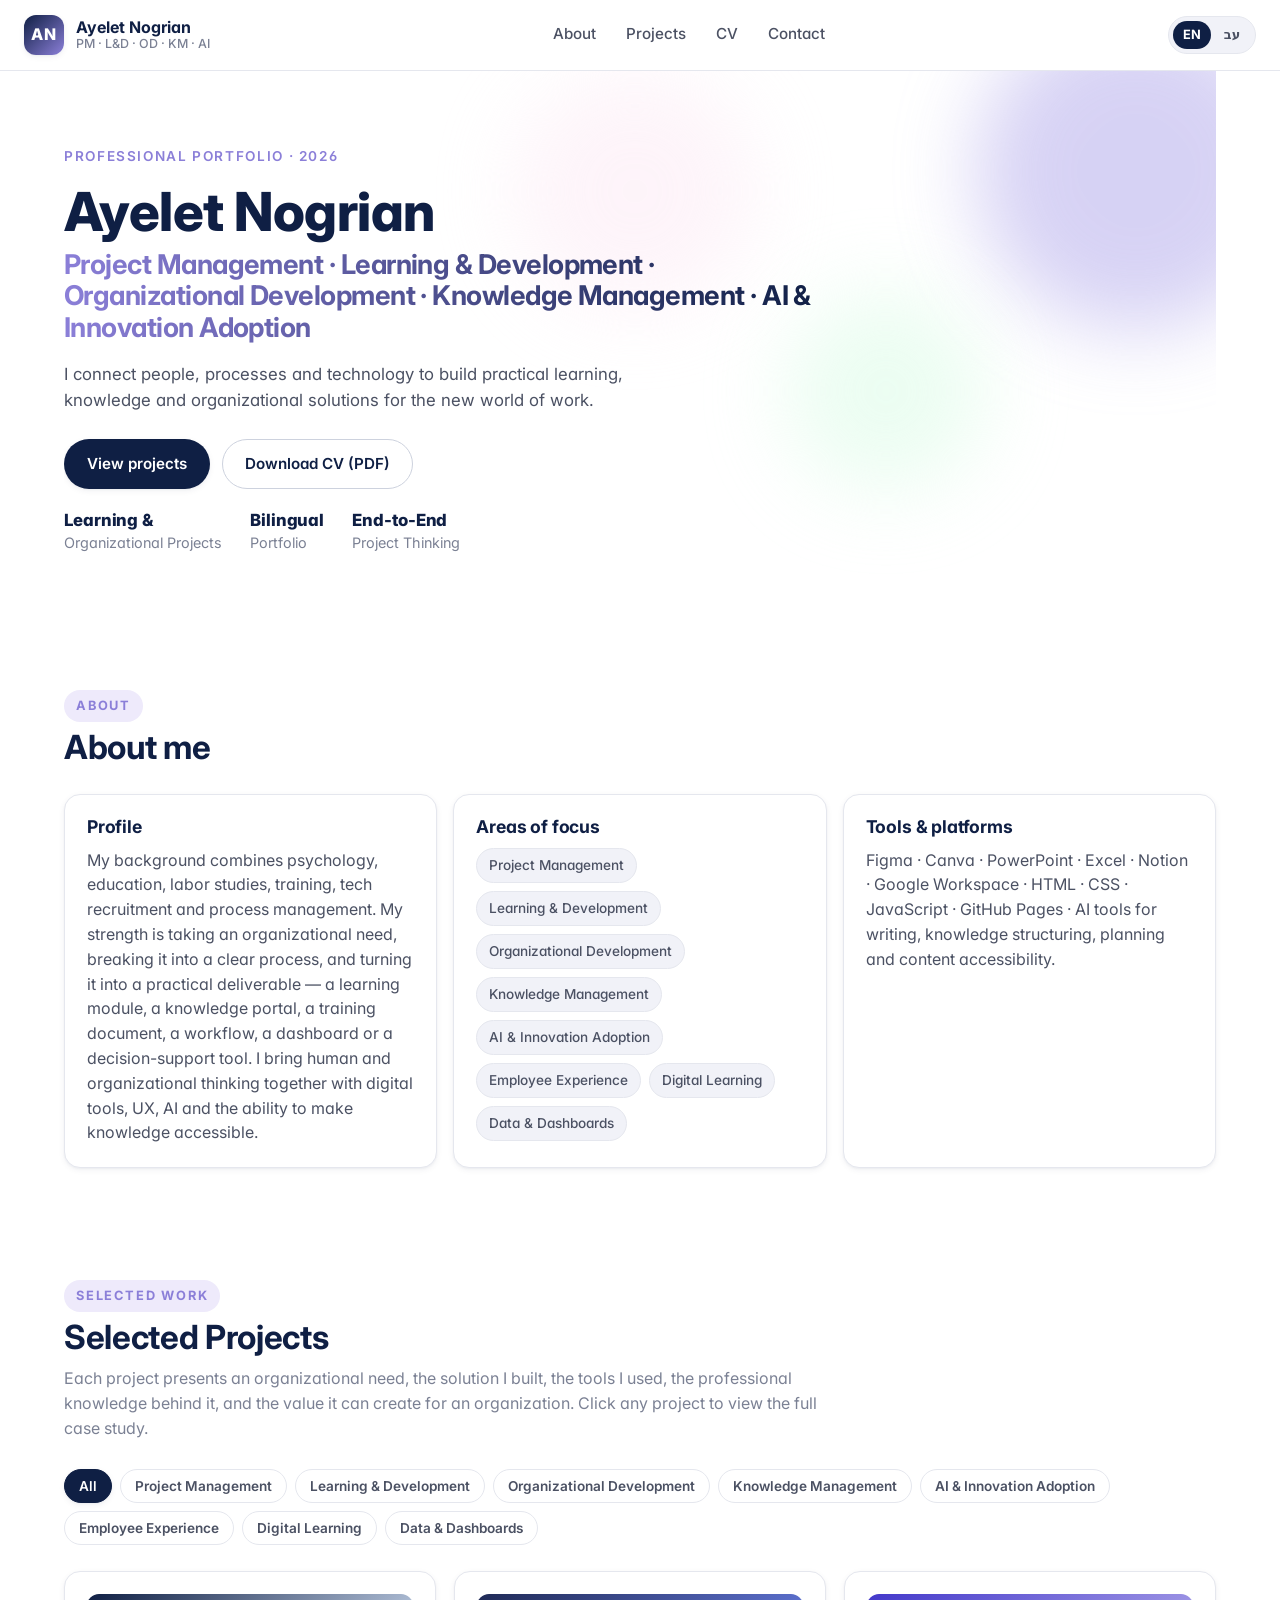
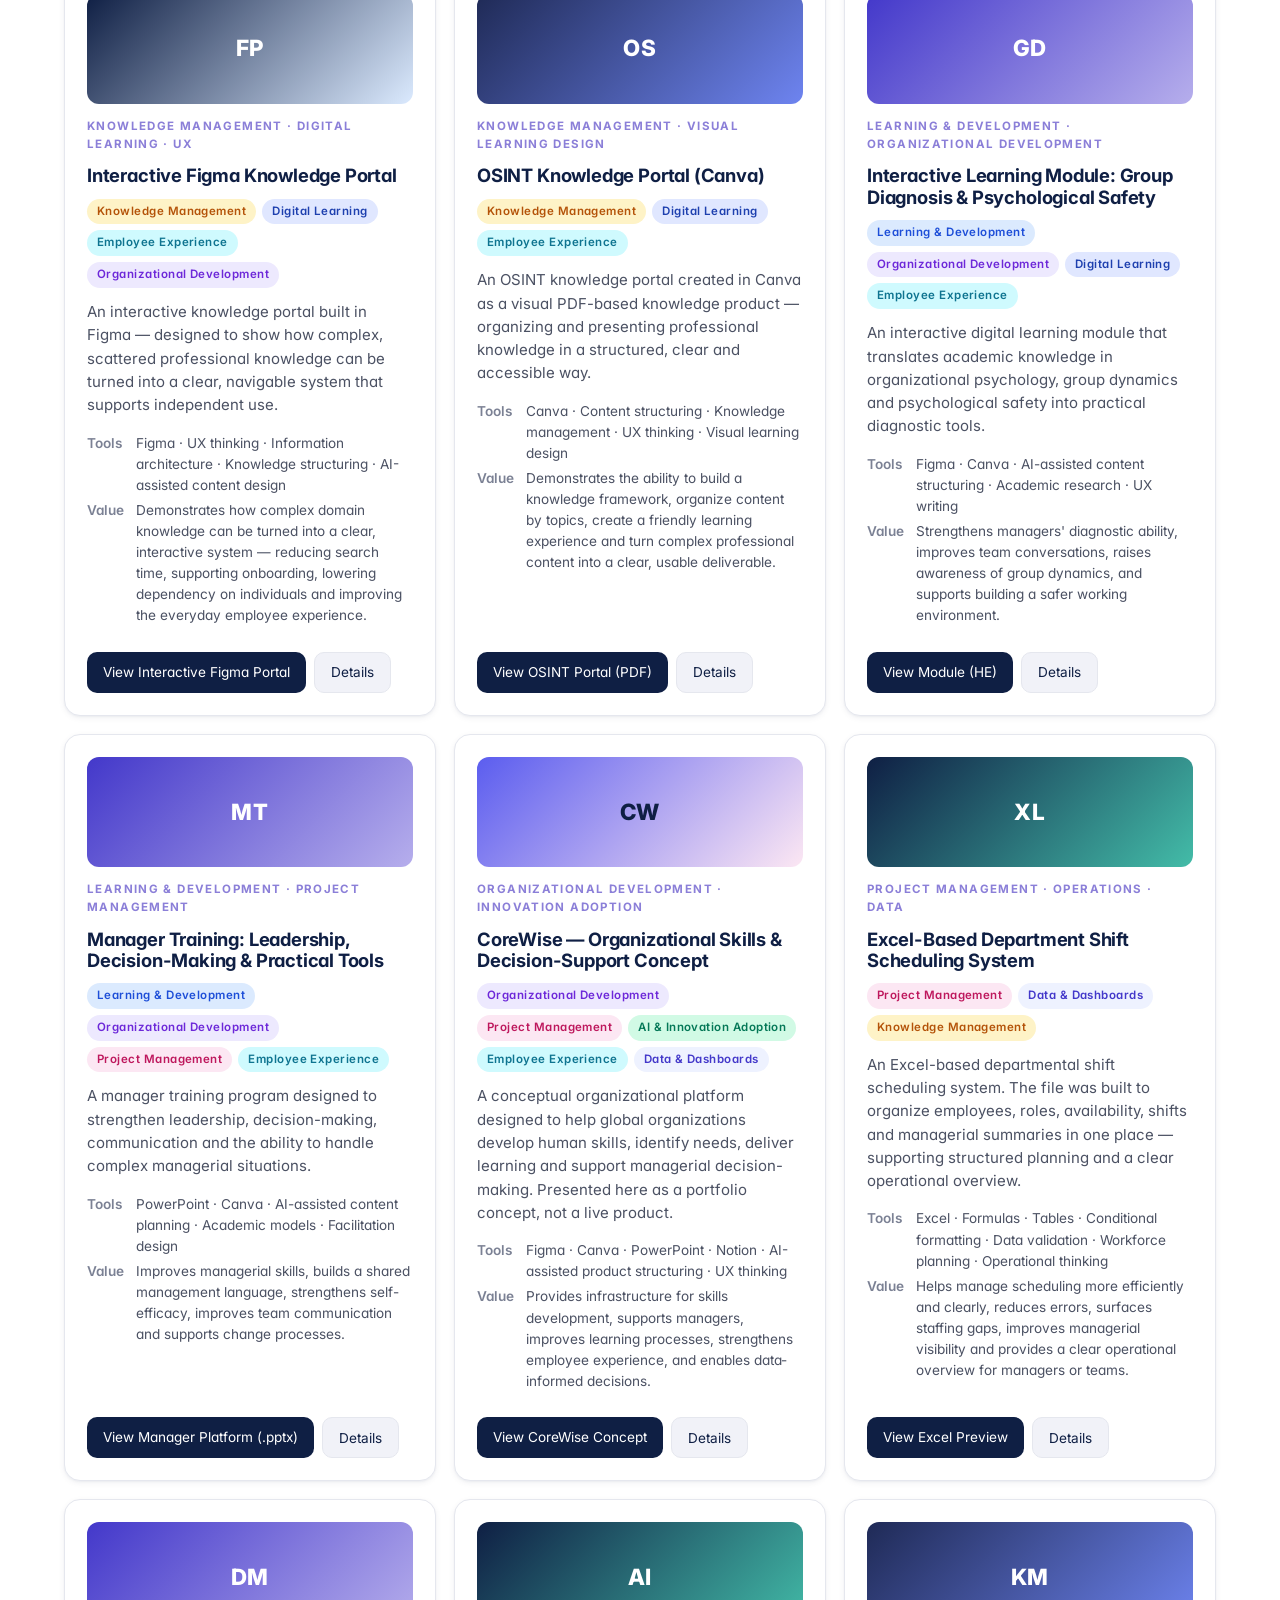
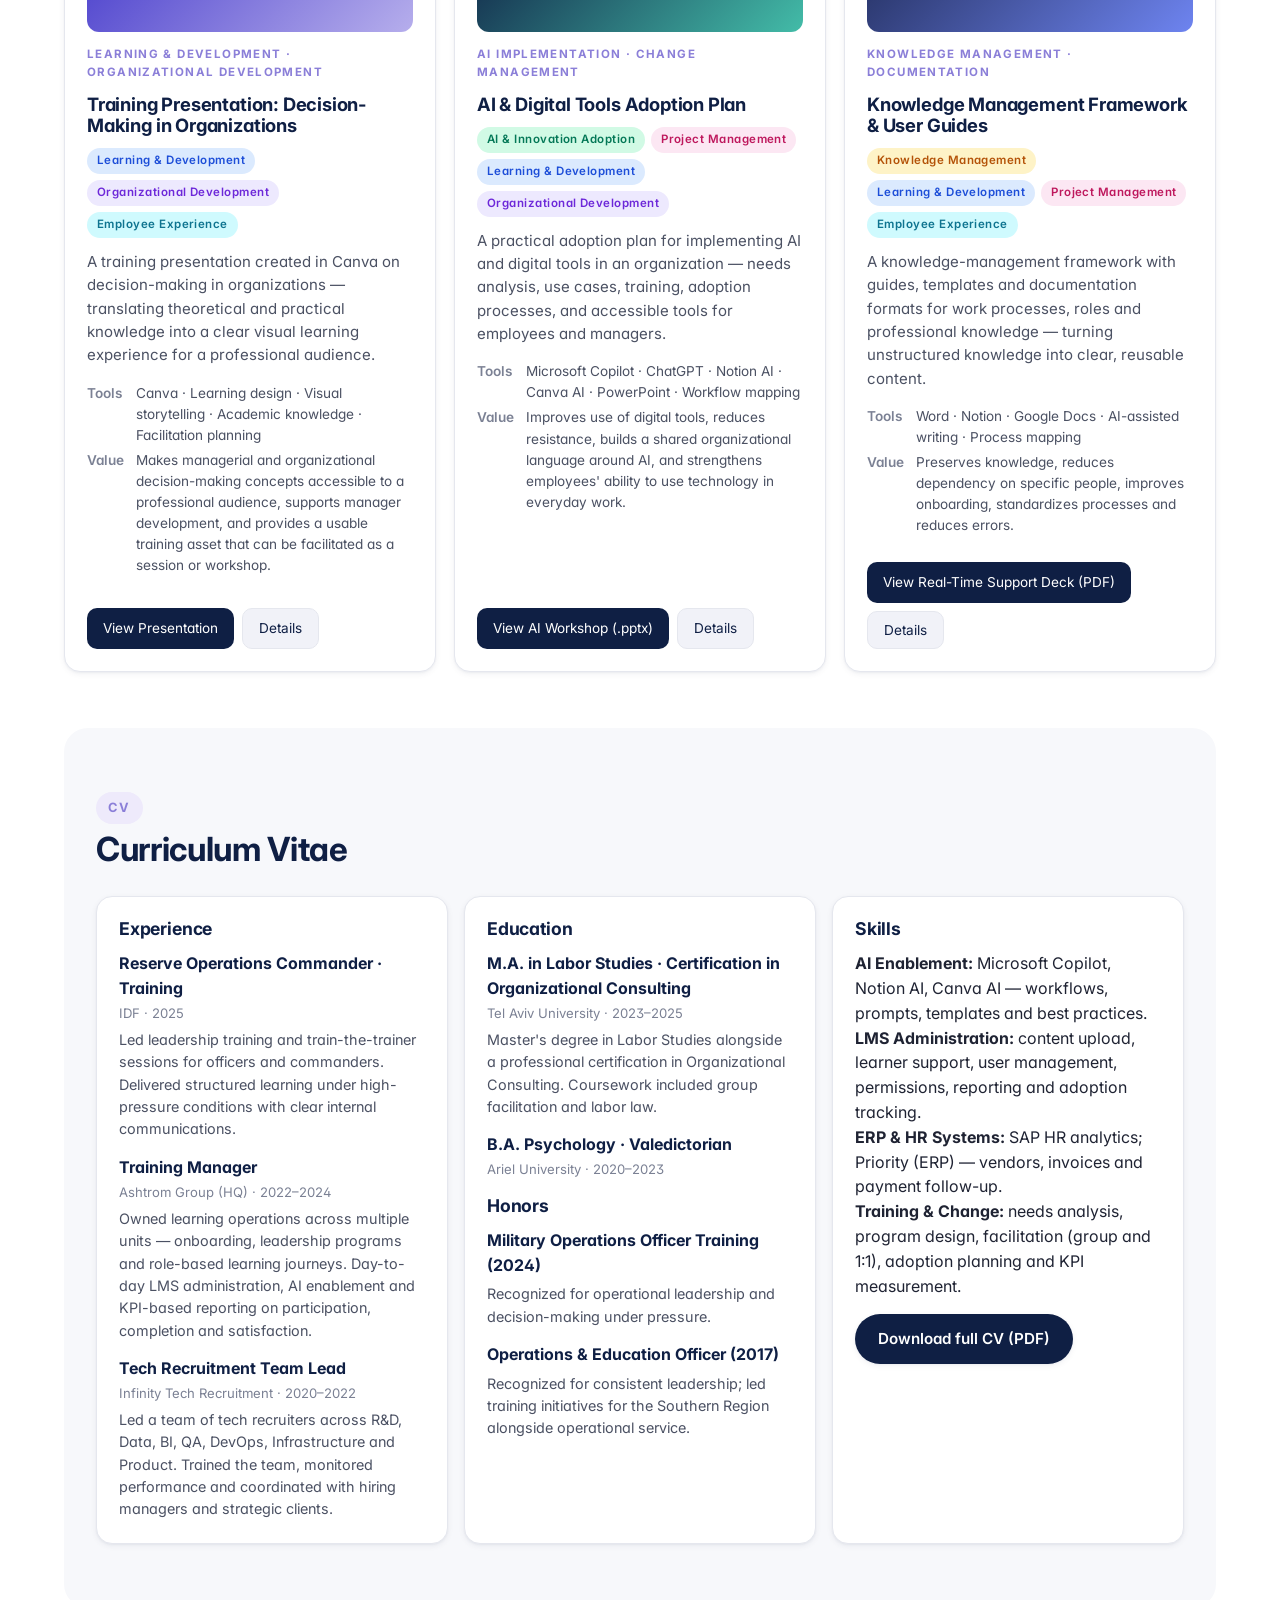
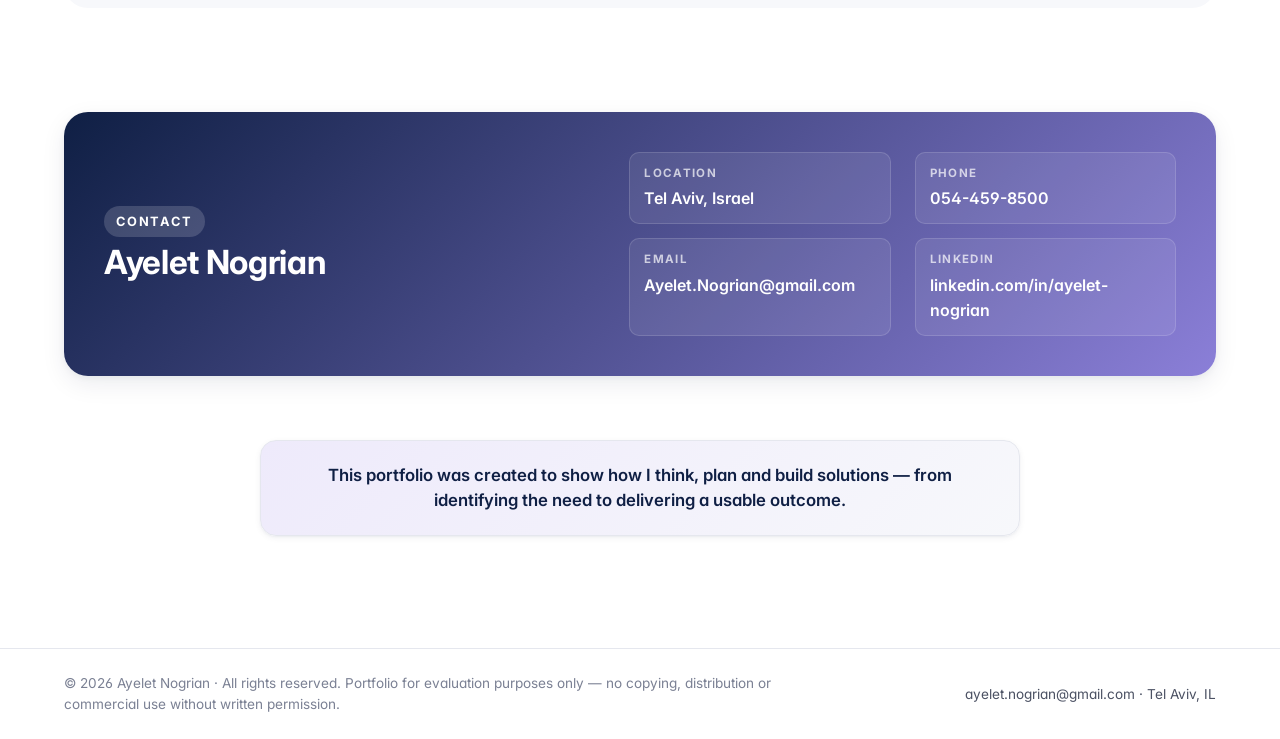
<file: index.html>
<!doctype html>
<html lang="en" dir="ltr" data-lang="en">
<head>
  <meta charset="utf-8" />
  <meta name="viewport" content="width=device-width, initial-scale=1, viewport-fit=cover" />
  <meta name="description" content="Ayelet Nogrian — Project Management, Learning & Development, Organizational Development, Knowledge Management, Employee Experience and AI & Innovation Adoption. Bilingual portfolio." />
  <meta name="author" content="Ayelet Nogrian" />
  <title>Ayelet Nogrian · Portfolio</title>
  <link rel="preconnect" href="https://fonts.googleapis.com" />
  <link rel="preconnect" href="https://fonts.gstatic.com" crossorigin />
  <link href="https://fonts.googleapis.com/css2?family=Inter:wght@400;500;600;700;800&family=Heebo:wght@400;500;600;700;800&display=swap" rel="stylesheet" />
  <link rel="stylesheet" href="style.css" />
</head>
<body>
  <!-- ========== TOP BAR ========== -->
  <header class="topbar" role="banner">
    <a href="#top" class="brand" aria-label="Ayelet Nogrian — Home">
      <span class="brand-mark" aria-hidden="true">AN</span>
      <span class="brand-name">
        <span data-i18n="brand.name">Ayelet Nogrian</span>
        <small data-i18n="brand.role">PM · L&amp;D · OD · KM · AI</small>
      </span>
    </a>

    <nav class="nav" aria-label="Primary">
      <a href="#about" data-i18n="nav.about">About</a>
      <a href="#projects" data-i18n="nav.projects">Projects</a>
      <a href="#cv" data-i18n="nav.cv">CV</a>
      <a href="#contact" data-i18n="nav.contact">Contact</a>
    </nav>

    <div class="top-actions">
      <button id="lang-toggle" class="lang-toggle" type="button" aria-label="Switch language">
        <span class="lang-pill" data-lang="en">EN</span>
        <span class="lang-pill" data-lang="he">עב</span>
      </button>
    </div>
  </header>

  <main id="top">
    <!-- ========== HERO ========== -->
    <section class="hero">
      <div class="hero-inner">
        <span class="eyebrow" data-i18n="hero.eyebrow">Professional Portfolio · 2026</span>
        <h1 class="hero-title">
          <span data-i18n="hero.title.line1">Ayelet Nogrian</span>
          <span class="hero-accent" data-i18n="hero.title.line2">Project Management · Learning &amp; Development · Organizational Development · Knowledge Management · AI &amp; Innovation Adoption</span>
        </h1>
        <p class="hero-lead" data-i18n="hero.lead">
          I connect people, processes and technology to build practical learning, knowledge and organizational solutions for the new world of work.
        </p>
        <div class="hero-cta">
          <a class="btn btn-primary" href="#projects" data-i18n="hero.cta.primary">View projects</a>
          <a class="btn btn-ghost" href="assets/cv/Ayelet_Nogrian_CV.pdf" target="_blank" rel="noopener" data-i18n="hero.cta.secondary">Download CV (PDF)</a>
        </div>
        <ul class="hero-stats" aria-label="Highlights">
          <li><strong data-i18n="hero.stats.s1.k">Learning &amp;</strong><span data-i18n="hero.stats.s1.v">Organizational Projects</span></li>
          <li><strong data-i18n="hero.stats.s2.k">Bilingual</strong><span data-i18n="hero.stats.s2.v">Portfolio</span></li>
          <li><strong data-i18n="hero.stats.s3.k">End-to-End</strong><span data-i18n="hero.stats.s3.v">Project Thinking</span></li>
        </ul>
      </div>
      <div class="hero-decor" aria-hidden="true">
        <div class="orb orb-purple"></div>
        <div class="orb orb-mint"></div>
        <div class="orb orb-pink"></div>
      </div>
    </section>

    <!-- ========== ABOUT ========== -->
    <section id="about" class="section">
      <div class="section-head">
        <span class="kicker" data-i18n="about.kicker">About</span>
        <h2 data-i18n="about.title">About me</h2>
      </div>
      <div class="about-grid">
        <article class="about-card">
          <h3 data-i18n="about.summary.title">Profile</h3>
          <p data-i18n="about.summary.body">
            My background combines psychology, education, labor studies, training, tech recruitment and process management.
            My strength is taking an organizational need, breaking it into a clear process, and turning it into a practical
            deliverable — a learning module, a knowledge portal, a training document, a workflow, a dashboard or a
            decision-support tool. I bring human and organizational thinking together with digital tools, UX, AI and the
            ability to make knowledge accessible.
          </p>
        </article>
        <article class="about-card">
          <h3 data-i18n="about.focus.title">Areas of focus</h3>
          <ul class="chips">
            <li data-i18n="focus.pm">Project Management</li>
            <li data-i18n="focus.ld">Learning &amp; Development</li>
            <li data-i18n="focus.od">Organizational Development</li>
            <li data-i18n="focus.km">Knowledge Management</li>
            <li data-i18n="focus.ai">AI &amp; Innovation Adoption</li>
            <li data-i18n="focus.ex">Employee Experience</li>
            <li data-i18n="focus.dl">Digital Learning</li>
            <li data-i18n="focus.data">Data &amp; Dashboards</li>
          </ul>
        </article>
        <article class="about-card">
          <h3 data-i18n="about.tools.title">Tools &amp; platforms</h3>
          <p data-i18n="about.tools.body">
            Figma · Canva · PowerPoint · Excel · Notion · Google Workspace ·
            HTML · CSS · JavaScript · GitHub Pages · AI tools for writing,
            knowledge structuring, planning and content accessibility.
          </p>
        </article>
      </div>
    </section>

    <!-- ========== PROJECTS ========== -->
    <section id="projects" class="section">
      <div class="section-head">
        <span class="kicker" data-i18n="projects.kicker">Selected work</span>
        <h2 data-i18n="projects.title">Selected Projects</h2>
        <p class="muted" data-i18n="projects.intro">
          Each project presents an organizational need, the solution I built, the tools I used, the professional knowledge behind it,
          and the value it can create for an organization. Click any project to view the full case study.
        </p>
      </div>

      <div class="filters" role="toolbar" aria-label="Filter projects by category">
        <button class="chip-btn is-active" data-filter="all" type="button" data-i18n="filter.all">All</button>
        <button class="chip-btn" data-filter="pm" type="button" data-i18n="focus.pm">Project Management</button>
        <button class="chip-btn" data-filter="ld" type="button" data-i18n="focus.ld">Learning &amp; Development</button>
        <button class="chip-btn" data-filter="od" type="button" data-i18n="focus.od">Organizational Development</button>
        <button class="chip-btn" data-filter="km" type="button" data-i18n="focus.km">Knowledge Management</button>
        <button class="chip-btn" data-filter="ai" type="button" data-i18n="focus.ai">AI &amp; Innovation Adoption</button>
        <button class="chip-btn" data-filter="ex" type="button" data-i18n="focus.ex">Employee Experience</button>
        <button class="chip-btn" data-filter="dl" type="button" data-i18n="focus.dl">Digital Learning</button>
        <button class="chip-btn" data-filter="data" type="button" data-i18n="focus.data">Data &amp; Dashboards</button>
      </div>

      <div id="project-grid" class="project-grid" aria-live="polite"></div>
    </section>

    <!-- ========== CV ========== -->
    <section id="cv" class="section section-alt">
      <div class="section-head">
        <span class="kicker" data-i18n="cv.kicker">CV</span>
        <h2 data-i18n="cv.title">Curriculum Vitae</h2>
      </div>

      <div class="cv-grid">
        <article class="cv-card">
          <h3 data-i18n="cv.exp.title">Experience</h3>
          <ul class="cv-list">
            <li>
              <strong data-i18n="cv.exp.idf.role">Reserve Operations Commander · Training</strong>
              <span class="muted" data-i18n="cv.exp.idf.org">IDF · 2025</span>
              <p data-i18n="cv.exp.idf.body">
                Led leadership training and train-the-trainer sessions for officers and commanders.
                Delivered structured learning under high-pressure conditions with strong internal communications.
              </p>
            </li>
            <li>
              <strong data-i18n="cv.exp.ashtrom.role">Training Manager</strong>
              <span class="muted" data-i18n="cv.exp.ashtrom.org">Ashtrom Group (HQ) · 2022–2024</span>
              <p data-i18n="cv.exp.ashtrom.body">
                Owned learning operations across multiple units — onboarding, leadership programs, role-based learning journeys.
                Full LMS administration, AI enablement, and KPI-based reporting (participation, completion, satisfaction).
              </p>
            </li>
            <li>
              <strong data-i18n="cv.exp.infinity.role">Tech Recruitment Team Lead</strong>
              <span class="muted" data-i18n="cv.exp.infinity.org">Infinity Tech Recruitment · 2020–2022</span>
              <p data-i18n="cv.exp.infinity.body">
                Led a team of tech recruiters across R&amp;D, Data, BI, QA, DevOps, Infrastructure and Product.
                Trained the team, monitored performance, ensured SLA compliance with hiring managers and strategic clients.
              </p>
            </li>
          </ul>
        </article>

        <article class="cv-card">
          <h3 data-i18n="cv.edu.title">Education</h3>
          <ul class="cv-list">
            <li>
              <strong data-i18n="cv.edu.tau.deg">M.A. in Labor Studies · Certification in Organizational Consulting</strong>
              <span class="muted" data-i18n="cv.edu.tau.org">Tel Aviv University · 2023–2025</span>
              <p data-i18n="cv.edu.tau.body">Master's degree in Labor Studies alongside a professional certification in Organizational Consulting. Coursework included group facilitation and labor law.</p>
            </li>
            <li>
              <strong data-i18n="cv.edu.ariel.deg">B.A. Psychology · Valedictorian</strong>
              <span class="muted" data-i18n="cv.edu.ariel.org">Ariel University · 2020–2023</span>
            </li>
          </ul>

          <h3 class="mt" data-i18n="cv.honors.title">Honors</h3>
          <ul class="cv-list">
            <li>
              <strong data-i18n="cv.honors.officer.role">Military Operations Officer Training (2024)</strong>
              <p data-i18n="cv.honors.officer.body">Recognized for outstanding operational leadership and decision-making under pressure.</p>
            </li>
            <li>
              <strong data-i18n="cv.honors.education.role">Operations &amp; Education Officer (2017)</strong>
              <p data-i18n="cv.honors.education.body">Awarded for consistent leadership; led training initiatives for the Southern Region alongside operational service.</p>
            </li>
          </ul>
        </article>

        <article class="cv-card">
          <h3 data-i18n="cv.skills.title">Skills</h3>
          <p data-i18n="cv.skills.ai"><strong>AI Enablement:</strong> Microsoft Copilot, Notion AI, Canva AI — workflows, prompts, templates, best practices.</p>
          <p data-i18n="cv.skills.lms"><strong>LMS Administration:</strong> content upload, learner support, user management, permissions, reporting, adoption tracking.</p>
          <p data-i18n="cv.skills.erp"><strong>ERP &amp; HR Systems:</strong> SAP HR analytics; Priority (ERP) — vendors, invoices, payment follow-up.</p>
          <p data-i18n="cv.skills.tc"><strong>Training &amp; Change:</strong> needs analysis, program design, facilitation (group &amp; 1:1), adoption planning, KPI measurement.</p>

          <a class="btn btn-primary cv-btn" href="assets/cv/Ayelet_Nogrian_CV.pdf" target="_blank" rel="noopener" download data-i18n="cv.cta">
            Download full CV (PDF)
          </a>
        </article>
      </div>
    </section>

    <!-- ========== CONTACT ========== -->
    <section id="contact" class="section">
      <div class="contact-card">
        <div class="contact-intro">
          <span class="kicker" data-i18n="contact.kicker">Contact</span>
          <h2 data-i18n="contact.title">Ayelet Nogrian</h2>
        </div>
        <ul class="contact-list">
          <li>
            <span class="contact-label" data-i18n="contact.location.label">Location</span>
            <span class="contact-value" data-i18n="contact.location.value">Tel Aviv, Israel</span>
          </li>
          <li>
            <span class="contact-label" data-i18n="contact.phone.label">Phone</span>
            <a class="contact-value" href="tel:+972544598500" dir="ltr">054-459-8500</a>
          </li>
          <li>
            <span class="contact-label" data-i18n="contact.email.label">Email</span>
            <a class="contact-value" href="mailto:Ayelet.Nogrian@gmail.com">Ayelet.Nogrian@gmail.com</a>
          </li>
          <li>
            <span class="contact-label" data-i18n="contact.linkedin.label">LinkedIn</span>
            <a class="contact-value" href="https://www.linkedin.com/in/ayelet-nogrian-836930233" target="_blank" rel="noopener" data-i18n="contact.linkedin.value">linkedin.com/in/ayelet-nogrian</a>
          </li>
        </ul>
      </div>
    </section>

    <!-- ========== CLOSING ========== -->
    <section class="section closing">
      <p class="closing-line" data-i18n="closing.body">
        This portfolio was created to show how I think, plan and build solutions — from identifying the need to delivering a usable outcome.
      </p>
    </section>
  </main>

  <footer class="footer">
    <div class="footer-inner">
      <p class="footer-copy" data-i18n="footer.copy">
        © 2026 Ayelet Nogrian · All rights reserved. Portfolio for evaluation purposes only — no copying, distribution or commercial use without written permission.
      </p>
      <p class="footer-meta">
        <a href="mailto:ayelet.nogrian@gmail.com">ayelet.nogrian@gmail.com</a>
        · <span>Tel Aviv, IL</span>
      </p>
    </div>
  </footer>

  <!-- ========== PROJECT MODAL ========== -->
  <div id="modal" class="modal" role="dialog" aria-modal="true" aria-labelledby="modal-title" hidden>
    <div class="modal-backdrop" data-close="true"></div>
    <div class="modal-panel">
      <header class="modal-head">
        <h3 id="modal-title">Project</h3>
        <button class="modal-close" type="button" data-close="true" aria-label="Close">×</button>
      </header>
      <div id="modal-body" class="modal-body"></div>
    </div>
  </div>

  <script src="script.js" defer></script>
</body>
</html>
</file>
<file: style.css>
/* =========================================================
   Ayelet Nogrian · Bilingual Portfolio
   Modern HR-Tech / high-tech aesthetic
   Palette: navy · soft purple · white · light gray · pastels
   ========================================================= */

:root {
  /* core palette */
  --navy: #0F1F44;
  --navy-700: #1A2C5B;
  --navy-500: #2C3E76;
  --purple: #8B7FD8;
  --purple-soft: #B6AEEC;
  --purple-bg: #EEEAFB;
  --pink-bg: #FCE7F3;
  --mint-bg: #DCFCE7;
  --sky-bg: #DBEAFE;

  --white: #FFFFFF;
  --gray-50: #F7F8FB;
  --gray-100: #F1F2F8;
  --gray-200: #E5E7EE;
  --gray-300: #CDD2DE;
  --gray-500: #7B8194;
  --gray-700: #4B5163;
  --gray-900: #1F2333;

  /* tokens */
  --radius-sm: 10px;
  --radius-md: 16px;
  --radius-lg: 24px;
  --shadow-sm: 0 1px 2px rgba(15,31,68,.04), 0 2px 6px rgba(15,31,68,.06);
  --shadow-md: 0 8px 24px rgba(15,31,68,.08), 0 2px 6px rgba(15,31,68,.05);
  --shadow-lg: 0 24px 48px rgba(15,31,68,.14), 0 6px 12px rgba(15,31,68,.06);
  --transition: 200ms cubic-bezier(.2,.7,.2,1);

  /* type */
  --font-en: "Inter", system-ui, -apple-system, "Segoe UI", Roboto, Arial, sans-serif;
  --font-he: "Heebo", "Inter", system-ui, -apple-system, "Segoe UI", Arial, sans-serif;
  --font-active: var(--font-en);
}

html[data-lang="he"] { --font-active: var(--font-he); }

/* =========================================================
   Base
   ========================================================= */

*, *::before, *::after { box-sizing: border-box; }
html { scroll-behavior: smooth; -webkit-text-size-adjust: 100%; }
body {
  margin: 0;
  font-family: var(--font-active);
  color: var(--gray-900);
  background: var(--white);
  line-height: 1.55;
  letter-spacing: 0;
  font-feature-settings: "ss01", "cv11";
}

img { max-width: 100%; display: block; }
a { color: inherit; text-decoration: none; }
button { font-family: inherit; cursor: pointer; }

h1, h2, h3 { color: var(--navy); margin: 0; line-height: 1.15; letter-spacing: -.01em; }
h1 { font-weight: 800; font-size: clamp(2rem, 4.2vw, 3.4rem); }
h2 { font-weight: 700; font-size: clamp(1.6rem, 2.6vw, 2.1rem); }
h3 { font-weight: 700; font-size: 1.1rem; }
p  { margin: 0; }

.muted { color: var(--gray-500); }

/* =========================================================
   Layout shells
   ========================================================= */

main { max-width: 1200px; margin: 0 auto; padding: 0 24px; }

.section { padding: 80px 0 32px; }
.section-alt { background: var(--gray-50); border-radius: var(--radius-lg); padding: 64px 32px; margin: 24px 0; }

.section-head { max-width: 780px; margin-bottom: 28px; }
.section-head h2 { margin-top: 6px; }
.section-head .muted { margin-top: 10px; }

.kicker {
  display: inline-block;
  font-size: .8rem; font-weight: 700; letter-spacing: .14em;
  text-transform: uppercase;
  color: var(--purple);
  background: var(--purple-bg);
  padding: 6px 12px; border-radius: 999px;
}

.eyebrow {
  font-size: .85rem; font-weight: 600; letter-spacing: .12em; text-transform: uppercase;
  color: var(--purple);
}

/* =========================================================
   Top bar
   ========================================================= */

.topbar {
  position: sticky; top: 0; z-index: 50;
  display: grid;
  grid-template-columns: auto 1fr auto;
  align-items: center;
  gap: 24px;
  padding: 14px 24px;
  background: rgba(255,255,255,.85);
  backdrop-filter: saturate(140%) blur(10px);
  -webkit-backdrop-filter: saturate(140%) blur(10px);
  border-bottom: 1px solid var(--gray-200);
}

.brand { display: inline-flex; align-items: center; gap: 12px; }
.brand-mark {
  width: 40px; height: 40px; border-radius: 12px;
  display: grid; place-items: center;
  font-weight: 800; color: var(--white);
  background: linear-gradient(135deg, var(--navy) 0%, var(--purple) 100%);
  box-shadow: var(--shadow-sm);
  letter-spacing: .04em;
}
.brand-name { display: flex; flex-direction: column; line-height: 1.1; }
.brand-name span { font-weight: 700; color: var(--navy); }
.brand-name small { color: var(--gray-500); font-size: .78rem; font-weight: 500; }

.nav { justify-self: center; display: flex; gap: 22px; }
.nav a {
  font-weight: 500; font-size: .95rem; color: var(--gray-700);
  padding: 8px 4px; border-bottom: 2px solid transparent;
  transition: color var(--transition), border-color var(--transition);
}
.nav a:hover { color: var(--navy); border-bottom-color: var(--purple-soft); }

.top-actions { justify-self: end; }

.lang-toggle {
  display: inline-flex; align-items: center;
  background: var(--gray-100); border: 1px solid var(--gray-200);
  border-radius: 999px; padding: 4px; gap: 2px;
}
.lang-pill {
  display: inline-grid; place-items: center;
  min-width: 38px; height: 28px; padding: 0 10px;
  border-radius: 999px;
  font-weight: 700; font-size: .8rem; color: var(--gray-700);
  transition: background var(--transition), color var(--transition);
}
html[data-lang="en"] .lang-pill[data-lang="en"],
html[data-lang="he"] .lang-pill[data-lang="he"] {
  background: var(--navy); color: var(--white);
}

/* =========================================================
   Hero
   ========================================================= */

.hero {
  position: relative; overflow: hidden;
  padding: 72px 0 56px;
}
.hero-inner { position: relative; z-index: 2; max-width: 760px; }
.hero-title { margin: 14px 0 18px; }
.hero-title .hero-accent {
  display: block; margin-top: 6px;
  background: linear-gradient(90deg, var(--purple) 0%, var(--navy) 100%);
  -webkit-background-clip: text; background-clip: text; color: transparent;
  font-size: clamp(1.3rem, 2.4vw, 1.7rem); font-weight: 700;
}
.hero-lead { color: var(--gray-700); max-width: 620px; font-size: 1.05rem; }

.hero-cta { display: flex; flex-wrap: wrap; gap: 12px; margin: 26px 0 22px; }

.btn {
  display: inline-flex; align-items: center; justify-content: center;
  padding: 12px 22px; border-radius: 999px;
  font-weight: 600; font-size: .95rem;
  border: 1px solid transparent;
  transition: transform var(--transition), background var(--transition), color var(--transition), box-shadow var(--transition), border-color var(--transition);
  white-space: nowrap;
}
.btn-primary { background: var(--navy); color: var(--white); box-shadow: var(--shadow-sm); }
.btn-primary:hover { background: var(--navy-700); transform: translateY(-1px); box-shadow: var(--shadow-md); }
.btn-ghost { background: transparent; color: var(--navy); border-color: var(--gray-300); }
.btn-ghost:hover { border-color: var(--purple); color: var(--purple); }

.hero-stats {
  list-style: none; padding: 0; margin: 18px 0 0;
  display: flex; flex-wrap: wrap; gap: 28px;
}
.hero-stats li { display: inline-flex; flex-direction: column; }
.hero-stats strong {
  color: var(--navy); font-size: 1.05rem; font-weight: 800; line-height: 1.15;
  letter-spacing: -.005em;
}
.hero-stats span { color: var(--gray-500); font-size: .9rem; margin-top: 2px; }

.hero-decor { position: absolute; inset: 0; pointer-events: none; z-index: 1; }
.orb {
  position: absolute; border-radius: 999px; filter: blur(40px); opacity: .55;
}
.orb-purple { width: 320px; height: 320px; right: -80px; top: -60px; background: var(--purple-soft); }
.orb-mint   { width: 200px; height: 200px; right: 20%; top: 220px; background: var(--mint-bg); }
.orb-pink   { width: 240px; height: 240px; right: 40%; top: 0; background: var(--pink-bg); opacity: .45; }

html[dir="rtl"] .orb-purple { right: auto; left: -80px; }
html[dir="rtl"] .orb-mint   { right: auto; left: 20%; }
html[dir="rtl"] .orb-pink   { right: auto; left: 40%; }

/* =========================================================
   About
   ========================================================= */

.about-grid {
  display: grid; gap: 16px;
  grid-template-columns: repeat(3, 1fr);
}
.about-card {
  background: var(--white);
  border: 1px solid var(--gray-200);
  border-radius: var(--radius-md);
  padding: 22px;
  box-shadow: var(--shadow-sm);
  transition: transform var(--transition), box-shadow var(--transition);
}
.about-card:hover { transform: translateY(-2px); box-shadow: var(--shadow-md); }
.about-card h3 { margin-bottom: 10px; }
.about-card p { color: var(--gray-700); }

.chips { list-style: none; padding: 0; margin: 8px 0 0; display: flex; flex-wrap: wrap; gap: 8px; }
.chips li {
  background: var(--gray-100); color: var(--gray-700);
  padding: 6px 12px; border-radius: 999px; font-size: .85rem; font-weight: 500;
  border: 1px solid var(--gray-200);
}

/* =========================================================
   Filters & project grid
   ========================================================= */

.filters {
  display: flex; flex-wrap: wrap; gap: 8px;
  margin: 18px 0 26px;
}
.chip-btn {
  padding: 8px 14px; border-radius: 999px;
  background: var(--white); color: var(--gray-700);
  border: 1px solid var(--gray-200);
  font-size: .85rem; font-weight: 600;
  transition: all var(--transition);
}
.chip-btn:hover { border-color: var(--purple-soft); color: var(--navy); }
.chip-btn.is-active {
  background: var(--navy); color: var(--white); border-color: var(--navy);
  box-shadow: var(--shadow-sm);
}

.project-grid {
  display: grid; gap: 18px;
  grid-template-columns: repeat(auto-fill, minmax(320px, 1fr));
}

.card {
  position: relative;
  background: var(--white);
  border: 1px solid var(--gray-200);
  border-radius: var(--radius-md);
  padding: 22px;
  display: flex; flex-direction: column; gap: 12px;
  box-shadow: var(--shadow-sm);
  transition: transform var(--transition), box-shadow var(--transition), border-color var(--transition);
  overflow: hidden;
}
.card::before {
  content: ""; position: absolute; inset: 0 0 auto 0; height: 4px;
  background: linear-gradient(90deg, var(--purple) 0%, var(--navy) 100%);
  opacity: .0; transition: opacity var(--transition);
}
.card:hover { transform: translateY(-3px); box-shadow: var(--shadow-md); border-color: var(--purple-soft); }
.card:hover::before { opacity: 1; }

.card-cover {
  height: 110px; border-radius: 12px;
  display: grid; place-items: center;
  font-weight: 800; color: var(--white);
  font-size: 1.4rem; letter-spacing: .04em;
  background: linear-gradient(135deg, var(--navy) 0%, var(--purple) 100%);
}
.card-cover.alt-1 { background: linear-gradient(135deg, #1F2A56 0%, #6E84F0 100%); }
.card-cover.alt-2 { background: linear-gradient(135deg, #4338CA 0%, #B6AEEC 100%); }
.card-cover.alt-3 { background: linear-gradient(135deg, #0F1F44 0%, #43BCA8 100%); }
.card-cover.alt-4 { background: linear-gradient(135deg, #5B5DEF 0%, #FCE7F3 100%); color: var(--navy); }
.card-cover.alt-5 { background: linear-gradient(135deg, #0F1F44 0%, #DBEAFE 100%); color: var(--white); }

.card-tags { display: flex; flex-wrap: wrap; gap: 6px; }
.card-tag {
  font-size: .72rem; font-weight: 600; letter-spacing: .04em;
  padding: 4px 10px; border-radius: 999px;
  color: var(--purple); background: var(--purple-bg);
}
.card-tag.tag-od   { color: #6D28D9; background: #EDE9FE; }
.card-tag.tag-ld   { color: #1D4ED8; background: #DBEAFE; }
.card-tag.tag-ai   { color: #047857; background: #D1FAE5; }
.card-tag.tag-km   { color: #B45309; background: #FEF3C7; }
.card-tag.tag-pm   { color: #BE185D; background: #FCE7F3; }
.card-tag.tag-ex   { color: #0E7490; background: #CFFAFE; }
.card-tag.tag-dl   { color: #1E40AF; background: #E0E7FF; }
.card-tag.tag-data { color: #4338CA; background: #EEF2FF; }
.card-tag.tag-research { color: #5B21B6; background: #F3E8FF; }

.card-area {
  font-size: .72rem;
  font-weight: 700;
  letter-spacing: .12em;
  text-transform: uppercase;
  color: var(--purple);
  margin-top: 2px;
}

.card h3 { font-size: 1.15rem; }
.card p  { color: var(--gray-700); font-size: .94rem; }

.card-meta {
  display: grid; grid-template-columns: max-content 1fr; gap: 4px 12px;
  margin-top: 4px; font-size: .85rem;
}
.card-meta dt { color: var(--gray-500); font-weight: 600; }
.card-meta dd { margin: 0; color: var(--gray-700); }

.card-actions { margin-top: auto; display: flex; gap: 8px; flex-wrap: wrap; }
.btn-card {
  padding: 10px 16px; font-size: .85rem; border-radius: 10px;
  background: var(--navy); color: var(--white);
  display: inline-flex; align-items: center; gap: 6px;
}
.btn-card:hover { background: var(--navy-700); }
.btn-card.secondary { background: var(--gray-100); color: var(--navy); border: 1px solid var(--gray-200); }
.btn-card.secondary:hover { background: var(--purple-bg); border-color: var(--purple-soft); }

/* =========================================================
   CV
   ========================================================= */

.cv-grid {
  display: grid; gap: 16px;
  grid-template-columns: repeat(3, 1fr);
}
.cv-card {
  background: var(--white);
  border: 1px solid var(--gray-200);
  border-radius: var(--radius-md);
  padding: 22px;
  box-shadow: var(--shadow-sm);
}
.cv-card h3 { margin-bottom: 12px; }
.cv-card .mt { margin-top: 16px; }
.cv-list { list-style: none; padding: 0; margin: 0; display: flex; flex-direction: column; gap: 14px; }
.cv-list strong { display: block; color: var(--navy); }
.cv-list span.muted { display: block; font-size: .82rem; margin-top: 2px; }
.cv-list p { color: var(--gray-700); margin-top: 6px; font-size: .9rem; }
.cv-btn { margin-top: 16px; }

/* =========================================================
   Contact
   ========================================================= */

.contact-card {
  display: grid; gap: 28px; align-items: center;
  grid-template-columns: 1fr 1.1fr;
  background: linear-gradient(135deg, var(--navy) 0%, var(--purple) 100%);
  color: var(--white);
  padding: 40px;
  border-radius: var(--radius-lg);
  box-shadow: var(--shadow-md);
}
.contact-card h2 { color: var(--white); margin-top: 6px; }
.contact-card .kicker { background: rgba(255,255,255,.16); color: var(--white); }
.contact-intro { max-width: 360px; }

.contact-list {
  list-style: none; padding: 0; margin: 0;
  display: grid; grid-template-columns: 1fr 1fr; gap: 14px 24px;
}
.contact-list li {
  display: flex; flex-direction: column; gap: 4px;
  padding: 12px 14px;
  background: rgba(255,255,255,.08);
  border: 1px solid rgba(255,255,255,.14);
  border-radius: var(--radius-sm);
  transition: background var(--transition), border-color var(--transition);
}
.contact-list li:hover { background: rgba(255,255,255,.14); border-color: rgba(255,255,255,.28); }
.contact-label {
  font-size: .72rem; font-weight: 700; letter-spacing: .12em; text-transform: uppercase;
  color: rgba(255,255,255,.7);
}
.contact-value {
  font-size: 1rem; font-weight: 600; color: var(--white);
  word-break: break-word;
}
a.contact-value:hover { color: var(--purple-soft); text-decoration: underline; }

/* =========================================================
   Footer
   ========================================================= */

.footer { border-top: 1px solid var(--gray-200); margin-top: 48px; }
.footer-inner { max-width: 1200px; margin: 0 auto; padding: 24px;
  display: flex; flex-wrap: wrap; gap: 12px; justify-content: space-between; align-items: center; }
.footer-copy { color: var(--gray-500); font-size: .85rem; max-width: 720px; }
.footer-meta { color: var(--gray-700); font-size: .85rem; }

/* =========================================================
   Modal
   ========================================================= */

.modal[hidden] { display: none !important; }
.modal {
  position: fixed; inset: 0; z-index: 100;
  display: grid; place-items: center; padding: 24px;
}
.modal-backdrop {
  position: absolute; inset: 0; background: rgba(15,31,68,.55); backdrop-filter: blur(4px);
}
.modal-panel {
  position: relative; z-index: 1;
  background: var(--white); border-radius: var(--radius-lg);
  box-shadow: var(--shadow-lg); width: min(720px, 100%);
  max-height: 86vh; display: flex; flex-direction: column; overflow: hidden;
  animation: pop .25s cubic-bezier(.2,.7,.2,1);
}
@keyframes pop { from { transform: scale(.96); opacity: 0; } to { transform: scale(1); opacity: 1; } }
.modal-head { display: flex; align-items: center; justify-content: space-between; gap: 12px;
  padding: 18px 22px; border-bottom: 1px solid var(--gray-200); }
.modal-head h3 { font-size: 1.1rem; }
.modal-close {
  border: 0; background: var(--gray-100); width: 36px; height: 36px;
  border-radius: 999px; font-size: 1.2rem; color: var(--gray-700);
  display: grid; place-items: center; line-height: 1;
}
.modal-close:hover { background: var(--purple-bg); color: var(--navy); }
.modal-body { padding: 18px 22px 22px; overflow: auto; }
.modal-body h4 { color: var(--navy); margin: 14px 0 6px; font-size: 1rem; }
.modal-body p, .modal-body li { color: var(--gray-700); }
.modal-body ul { padding-inline-start: 20px; }
.modal-body .modal-actions { margin-top: 16px; display: flex; gap: 8px; flex-wrap: wrap; }

.modal-area-line {
  background: var(--purple-bg); color: var(--navy);
  padding: 10px 14px; border-radius: var(--radius-sm);
  font-size: .9rem; margin-bottom: 10px;
}
.modal-area-line strong { color: var(--purple); margin-inline-end: 6px; }

.modal-onrequest {
  margin-top: 14px;
  padding: 12px 14px;
  border-radius: var(--radius-sm);
  background: var(--gray-100);
  border: 1px dashed var(--gray-300);
  color: var(--gray-700);
  font-size: .9rem;
}
.modal-onrequest strong { color: var(--navy); margin-inline-end: 6px; }

.modal-embed { margin-top: 18px; }
.modal-embed-note {
  font-size: .85rem; color: var(--gray-500); margin-bottom: 8px;
}
.modal-iframe-wrap {
  position: relative;
  width: 100%;
  border-radius: var(--radius-md);
  overflow: hidden;
  border: 1px solid var(--gray-200);
  background: var(--gray-50);
  aspect-ratio: 16 / 10;
}
.modal-iframe {
  width: 100%; height: 100%;
  border: 0; display: block;
}

/* =========================================================
   Closing line
   ========================================================= */

.closing {
  padding: 32px 0 64px;
  text-align: center;
}
.closing-line {
  max-width: 760px;
  margin: 0 auto;
  color: var(--navy);
  font-size: 1.05rem;
  font-weight: 600;
  background: linear-gradient(135deg, var(--purple-bg) 0%, var(--gray-50) 100%);
  border: 1px solid var(--gray-200);
  padding: 22px 26px;
  border-radius: var(--radius-md);
  box-shadow: var(--shadow-sm);
  line-height: 1.5;
}

/* =========================================================
   RTL adjustments
   ========================================================= */

html[dir="rtl"] body { letter-spacing: 0; }
html[dir="rtl"] .nav a { letter-spacing: 0; }
html[dir="rtl"] .hero-stats strong { letter-spacing: 0; }
html[dir="rtl"] .hero-title .hero-accent { background: linear-gradient(270deg, var(--purple) 0%, var(--navy) 100%); -webkit-background-clip: text; background-clip: text; }

/* =========================================================
   Responsive
   ========================================================= */

@media (max-width: 960px) {
  .about-grid, .cv-grid { grid-template-columns: 1fr 1fr; }
  .nav { display: none; }
  .topbar { grid-template-columns: 1fr auto; }
  .contact-card { grid-template-columns: 1fr; padding: 28px; }
  .contact-list { grid-template-columns: 1fr 1fr; }
}

@media (max-width: 540px) {
  .contact-list { grid-template-columns: 1fr; }
}

@media (max-width: 640px) {
  .about-grid, .cv-grid { grid-template-columns: 1fr; }
  .section { padding: 56px 0 24px; }
  .section-alt { padding: 36px 18px; }
  .hero { padding: 48px 0 32px; }
  .hero-stats { gap: 18px; }
  .topbar { padding: 12px 16px; gap: 12px; }
  main { padding: 0 16px; }
  .brand-name small { display: none; }
}

/* =========================================================
   Print (CV-friendly)
   ========================================================= */

@media print {
  .topbar, .filters, .footer, .modal, .hero-decor, .contact-card { display: none !important; }
  body { background: white; }
  .section { padding: 12px 0; }
  .card { break-inside: avoid; }
}
</file>
